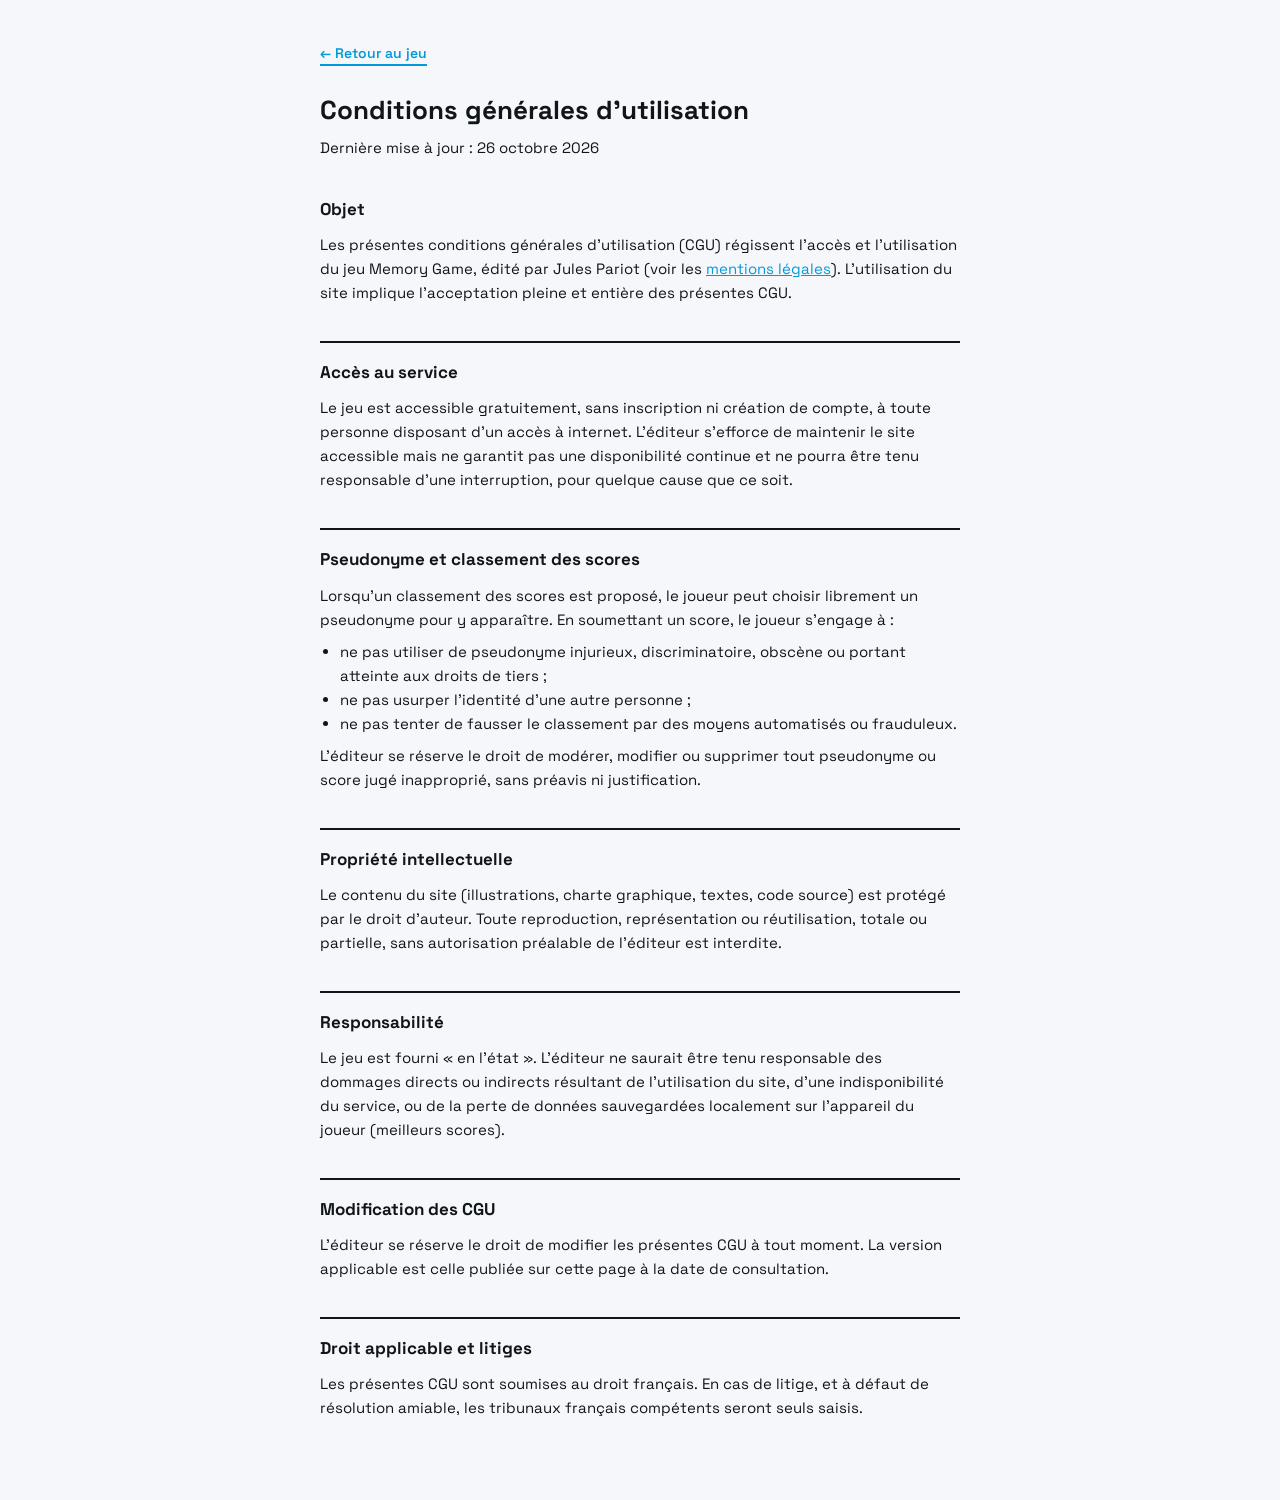
<file: legal/cgu.html>
<!DOCTYPE html>
<html lang="fr">
<head>
<meta charset="UTF-8">
<meta name="viewport" content="width=device-width, initial-scale=1.0">
<title>Conditions générales d'utilisation — Memory Game</title>
<link rel="preconnect" href="https://fonts.googleapis.com">
<link rel="preconnect" href="https://fonts.gstatic.com" crossorigin>
<link href="https://fonts.googleapis.com/css2?family=Space+Grotesk:wght@500;600;700&display=swap" rel="stylesheet">
<link rel="stylesheet" href="../styles.css">
<link rel="stylesheet" href="legal.css">
</head>
<body>
  <div class="legal">
    <a class="legal__back" href="../index.html">&larr; Retour au jeu</a>
    <h1>Conditions générales d'utilisation</h1>
    <p class="legal__updated">Dernière mise à jour : 26 octobre 2026</p>

    <h2>Objet</h2>
    <p>
      Les présentes conditions générales d'utilisation (CGU) régissent l'accès et l'utilisation du jeu Memory
      Game, édité par Jules Pariot (voir les <a href="mentions-legales.html">mentions légales</a>).
      L'utilisation du site implique l'acceptation pleine et entière des présentes CGU.
    </p>

    <h2>Accès au service</h2>
    <p>
      Le jeu est accessible gratuitement, sans inscription ni création de compte, à toute personne disposant d'un
      accès à internet. L'éditeur s'efforce de maintenir le site accessible mais ne garantit pas une disponibilité
      continue et ne pourra être tenu responsable d'une interruption, pour quelque cause que ce soit.
    </p>

    <h2>Pseudonyme et classement des scores</h2>
    <p>
      Lorsqu'un classement des scores est proposé, le joueur peut choisir librement un pseudonyme pour y
      apparaître. En soumettant un score, le joueur s'engage à :
    </p>
    <ul>
      <li>ne pas utiliser de pseudonyme injurieux, discriminatoire, obscène ou portant atteinte aux droits de tiers ;</li>
      <li>ne pas usurper l'identité d'une autre personne ;</li>
      <li>ne pas tenter de fausser le classement par des moyens automatisés ou frauduleux.</li>
    </ul>
    <p>
      L'éditeur se réserve le droit de modérer, modifier ou supprimer tout pseudonyme ou score jugé inapproprié,
      sans préavis ni justification.
    </p>

    <h2>Propriété intellectuelle</h2>
    <p>
      Le contenu du site (illustrations, charte graphique, textes, code source) est protégé par le droit
      d'auteur. Toute reproduction, représentation ou réutilisation, totale ou partielle, sans autorisation
      préalable de l'éditeur est interdite.
    </p>

    <h2>Responsabilité</h2>
    <p>
      Le jeu est fourni « en l'état ». L'éditeur ne saurait être tenu responsable des dommages directs ou
      indirects résultant de l'utilisation du site, d'une indisponibilité du service, ou de la perte de données
      sauvegardées localement sur l'appareil du joueur (meilleurs scores).
    </p>

    <h2>Modification des CGU</h2>
    <p>
      L'éditeur se réserve le droit de modifier les présentes CGU à tout moment. La version applicable est celle
      publiée sur cette page à la date de consultation.
    </p>

    <h2>Droit applicable et litiges</h2>
    <p>
      Les présentes CGU sont soumises au droit français. En cas de litige, et à défaut de résolution amiable, les
      tribunaux français compétents seront seuls saisis.
    </p>
  </div>
</body>
</html>
</file>
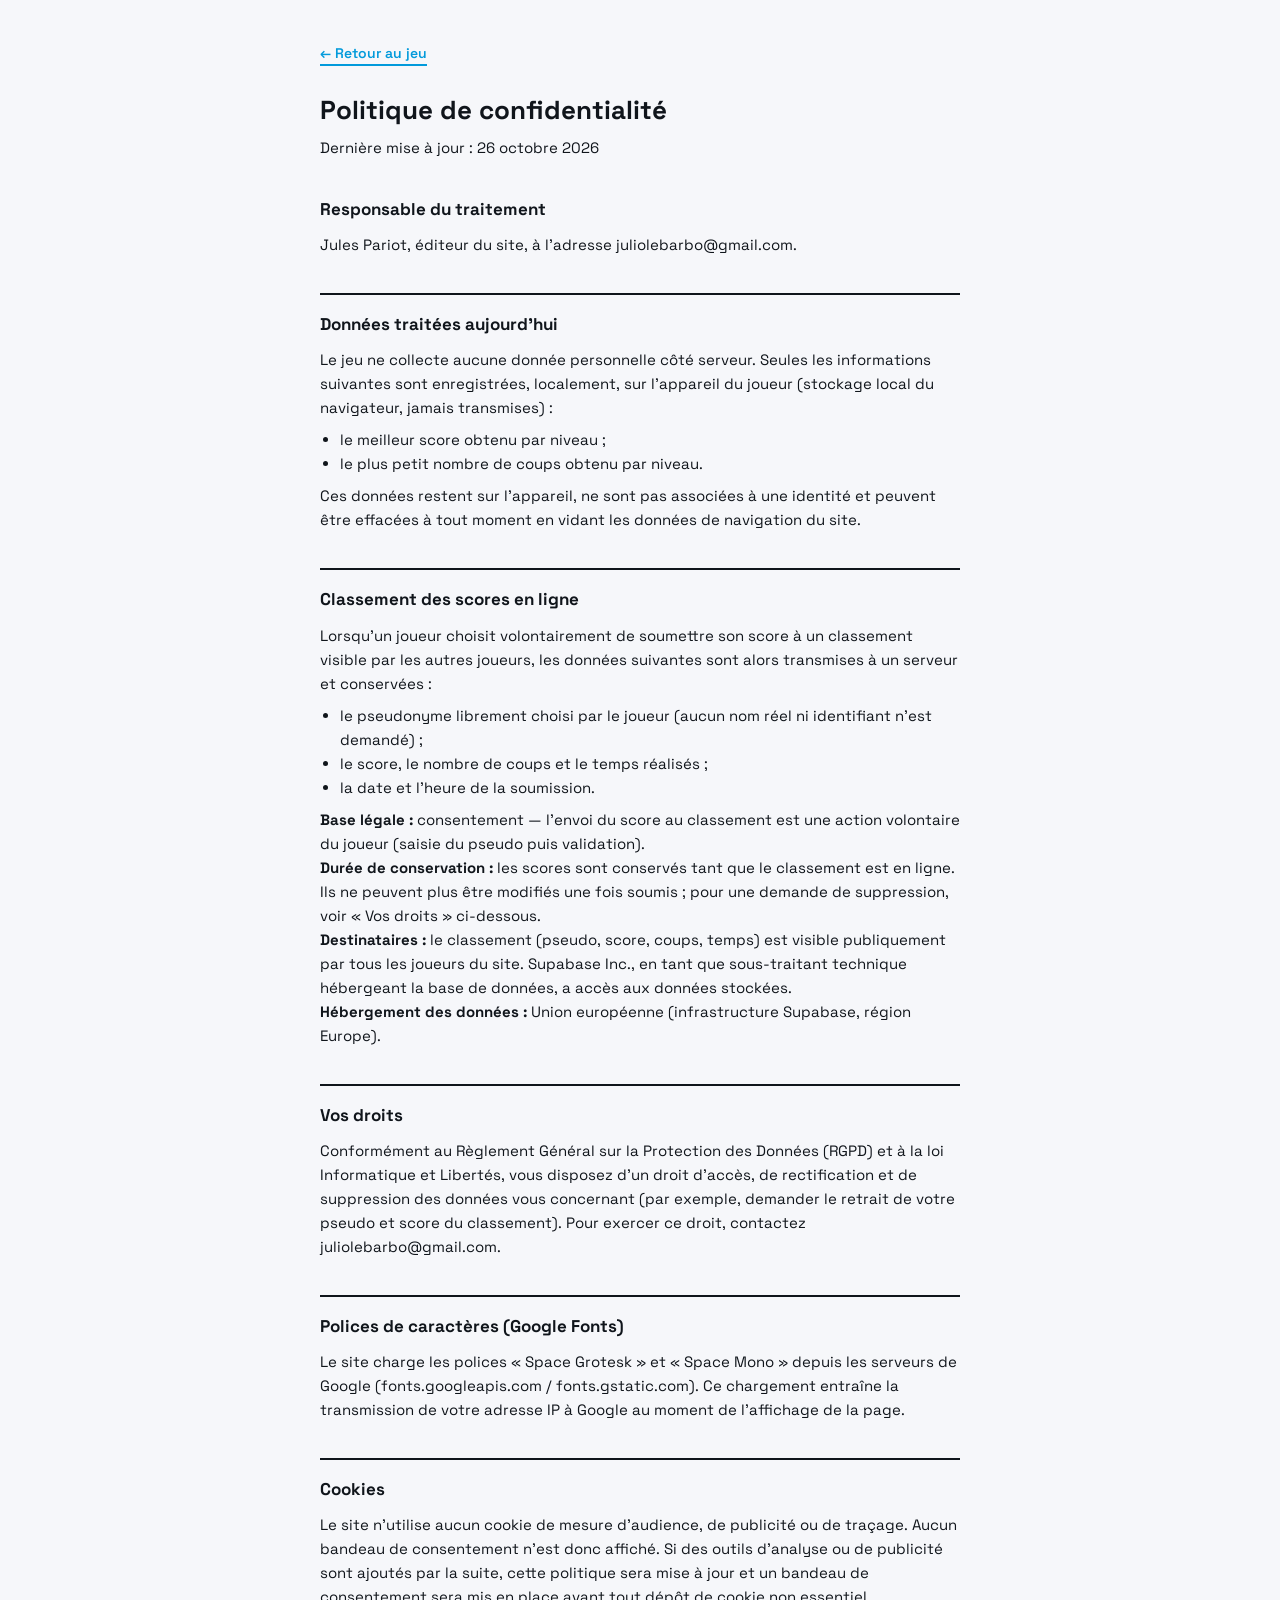
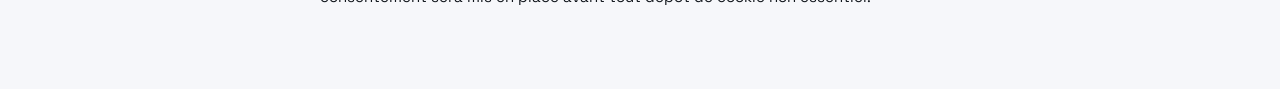
<file: legal/confidentialite.html>
<!DOCTYPE html>
<html lang="fr">
<head>
<meta charset="UTF-8">
<meta name="viewport" content="width=device-width, initial-scale=1.0">
<title>Politique de confidentialité — Memory Game</title>
<link rel="preconnect" href="https://fonts.googleapis.com">
<link rel="preconnect" href="https://fonts.gstatic.com" crossorigin>
<link href="https://fonts.googleapis.com/css2?family=Space+Grotesk:wght@500;600;700&display=swap" rel="stylesheet">
<link rel="stylesheet" href="../styles.css">
<link rel="stylesheet" href="legal.css">
</head>
<body>
  <div class="legal">
    <a class="legal__back" href="../index.html">&larr; Retour au jeu</a>
    <h1>Politique de confidentialité</h1>
    <p class="legal__updated">Dernière mise à jour : 26 octobre 2026</p>

    <h2>Responsable du traitement</h2>
    <p>Jules Pariot, éditeur du site, à l'adresse juliolebarbo@gmail.com.</p>

    <h2>Données traitées aujourd'hui</h2>
    <p>
      Le jeu ne collecte aucune donnée personnelle côté serveur. Seules les informations suivantes sont
      enregistrées, localement, sur l'appareil du joueur (stockage local du navigateur, jamais transmises) :
    </p>
    <ul>
      <li>le meilleur score obtenu par niveau ;</li>
      <li>le plus petit nombre de coups obtenu par niveau.</li>
    </ul>
    <p>Ces données restent sur l'appareil, ne sont pas associées à une identité et peuvent être effacées à tout moment en vidant les données de navigation du site.</p>

    <h2>Classement des scores en ligne</h2>
    <p>
      Lorsqu'un joueur choisit volontairement de soumettre son score à un classement visible par les autres
      joueurs, les données suivantes sont alors transmises à un serveur et conservées :
    </p>
    <ul>
      <li>le pseudonyme librement choisi par le joueur (aucun nom réel ni identifiant n'est demandé) ;</li>
      <li>le score, le nombre de coups et le temps réalisés ;</li>
      <li>la date et l'heure de la soumission.</li>
    </ul>
    <p><b>Base légale :</b> consentement — l'envoi du score au classement est une action volontaire du joueur (saisie du pseudo puis validation).</p>
    <p><b>Durée de conservation :</b> les scores sont conservés tant que le classement est en ligne. Ils ne peuvent plus être modifiés une fois soumis ; pour une demande de suppression, voir « Vos droits » ci-dessous.</p>
    <p><b>Destinataires :</b> le classement (pseudo, score, coups, temps) est visible publiquement par tous les joueurs du site. Supabase Inc., en tant que sous-traitant technique hébergeant la base de données, a accès aux données stockées.</p>
    <p><b>Hébergement des données :</b> Union européenne (infrastructure Supabase, région Europe).</p>

    <h2>Vos droits</h2>
    <p>
      Conformément au Règlement Général sur la Protection des Données (RGPD) et à la loi Informatique et
      Libertés, vous disposez d'un droit d'accès, de rectification et de suppression des données vous concernant
      (par exemple, demander le retrait de votre pseudo et score du classement). Pour exercer ce droit, contactez
      juliolebarbo@gmail.com.
    </p>

    <h2>Polices de caractères (Google Fonts)</h2>
    <p>
      Le site charge les polices « Space Grotesk » et « Space Mono » depuis les serveurs de Google
      (fonts.googleapis.com / fonts.gstatic.com). Ce chargement entraîne la transmission de votre adresse IP à
      Google au moment de l'affichage de la page.
    </p>

    <h2>Cookies</h2>
    <p>
      Le site n'utilise aucun cookie de mesure d'audience, de publicité ou de traçage. Aucun bandeau de
      consentement n'est donc affiché. Si des outils d'analyse ou de publicité sont ajoutés par la suite, cette
      politique sera mise à jour et un bandeau de consentement sera mis en place avant tout dépôt de cookie non
      essentiel.
    </p>
  </div>
</body>
</html>
</file>
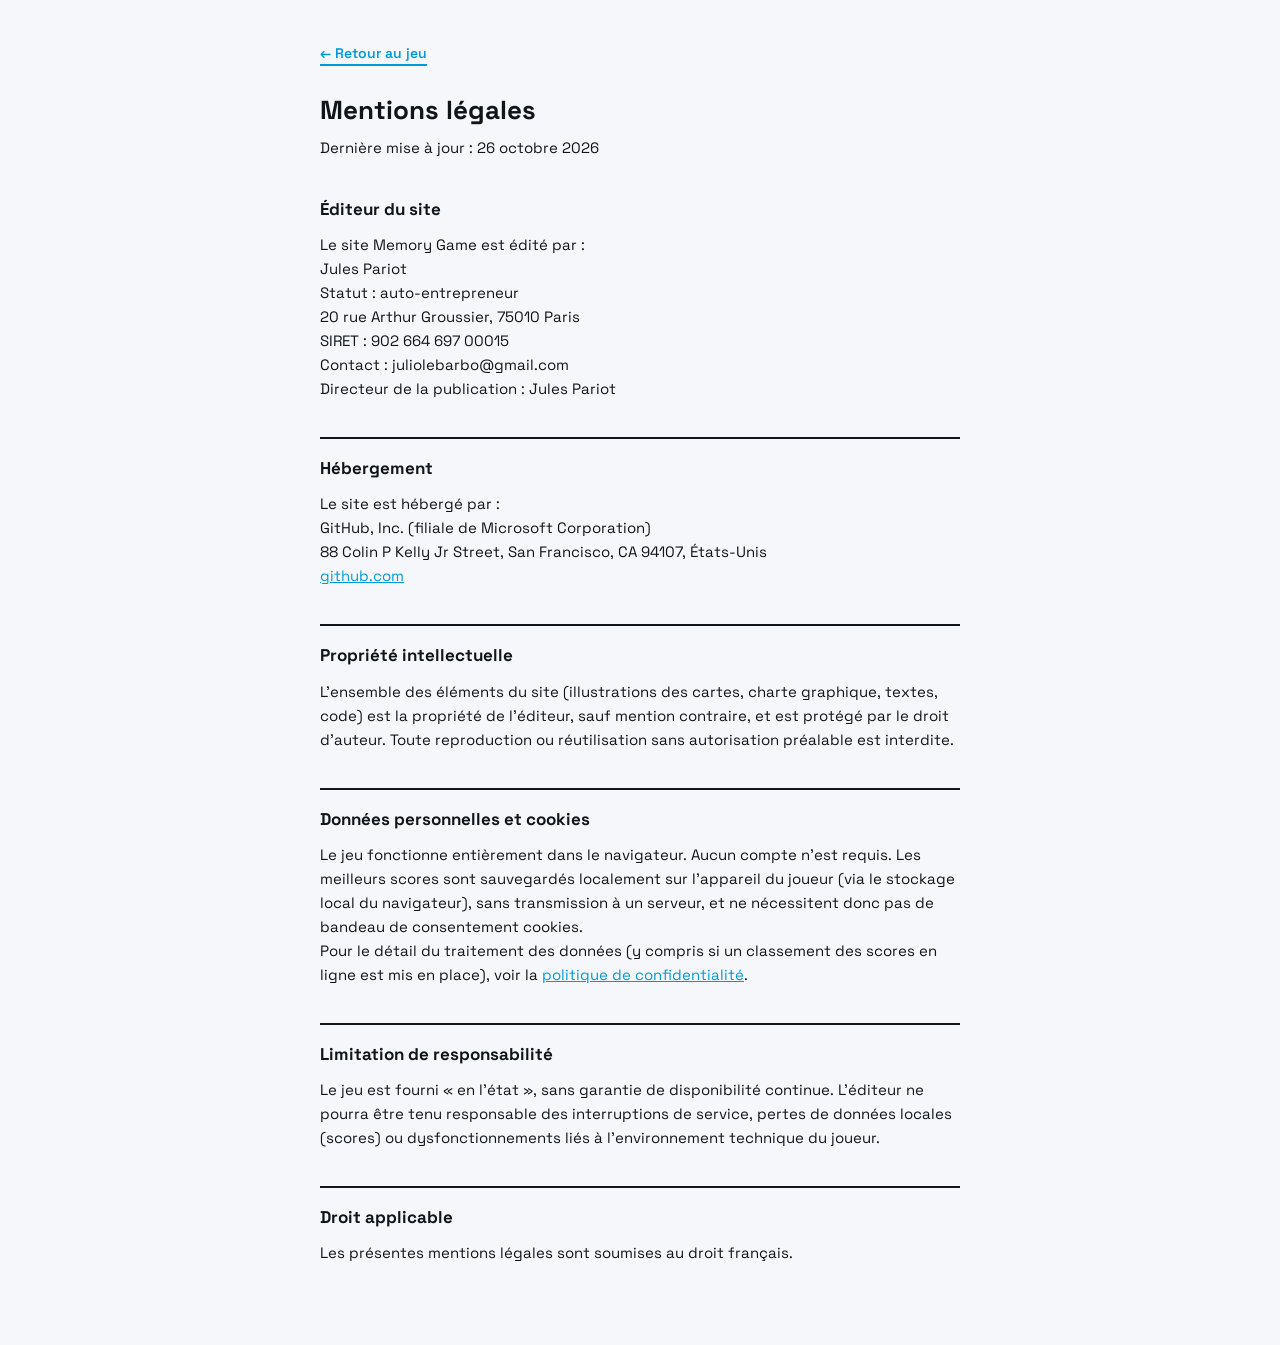
<file: legal/mentions-legales.html>
<!DOCTYPE html>
<html lang="fr">
<head>
<meta charset="UTF-8">
<meta name="viewport" content="width=device-width, initial-scale=1.0">
<title>Mentions légales — Memory Game</title>
<link rel="preconnect" href="https://fonts.googleapis.com">
<link rel="preconnect" href="https://fonts.gstatic.com" crossorigin>
<link href="https://fonts.googleapis.com/css2?family=Space+Grotesk:wght@500;600;700&display=swap" rel="stylesheet">
<link rel="stylesheet" href="../styles.css">
<link rel="stylesheet" href="legal.css">
</head>
<body>
  <div class="legal">
    <a class="legal__back" href="../index.html">&larr; Retour au jeu</a>
    <h1>Mentions légales</h1>
    <p class="legal__updated">Dernière mise à jour : 26 octobre 2026</p>

    <h2>Éditeur du site</h2>
    <p>
      Le site Memory Game est édité par :<br>
      Jules Pariot<br>
      Statut : auto-entrepreneur<br>
      20 rue Arthur Groussier, 75010 Paris<br>
      SIRET : 902 664 697 00015<br>
      Contact : juliolebarbo@gmail.com
    </p>
    <p>
      Directeur de la publication : Jules Pariot
    </p>

    <h2>Hébergement</h2>
    <p>
      Le site est hébergé par :<br>
      GitHub, Inc. (filiale de Microsoft Corporation)<br>
      88 Colin P Kelly Jr Street, San Francisco, CA 94107, États-Unis<br>
      <a href="https://github.com">github.com</a>
    </p>

    <h2>Propriété intellectuelle</h2>
    <p>
      L'ensemble des éléments du site (illustrations des cartes, charte graphique, textes, code) est la propriété
      de l'éditeur, sauf mention contraire, et est protégé par le droit d'auteur. Toute reproduction ou
      réutilisation sans autorisation préalable est interdite.
    </p>

    <h2>Données personnelles et cookies</h2>
    <p>
      Le jeu fonctionne entièrement dans le navigateur. Aucun compte n'est requis. Les meilleurs scores sont
      sauvegardés localement sur l'appareil du joueur (via le stockage local du navigateur), sans transmission à
      un serveur, et ne nécessitent donc pas de bandeau de consentement cookies.
    </p>
    <p>
      Pour le détail du traitement des données (y compris si un classement des scores en ligne est mis en place),
      voir la <a href="confidentialite.html">politique de confidentialité</a>.
    </p>

    <h2>Limitation de responsabilité</h2>
    <p>
      Le jeu est fourni « en l'état », sans garantie de disponibilité continue. L'éditeur ne pourra être tenu
      responsable des interruptions de service, pertes de données locales (scores) ou dysfonctionnements liés à
      l'environnement technique du joueur.
    </p>

    <h2>Droit applicable</h2>
    <p>Les présentes mentions légales sont soumises au droit français.</p>
  </div>
</body>
</html>
</file>
<file: styles.css>
:root {
  --bg: #F6F7FA;
  --text: #10151B;
  --muted: #5B6472;
  --border: #10151B;
  --white: #FFFFFF;

  --card-back: #0E4793;
  --card-back-border: #09306A;
  --ring-matched: #035A2C;
  --ring-active: #029ADB;
  --ring-wrong: #D64545;

  --pink: #F06DC1;
  --yellow: #FEC400;
  --grey-badge: #E2E5EA;

  --level-1: #029ADB;
  --level-2: #019A46;
  --level-3: #0E4793;
}

* { margin: 0; padding: 0; box-sizing: border-box; }

[hidden] { display: none !important; }

html, body { height: 100%; }

body {
  background: var(--bg);
  color: var(--text);
  font-family: 'Space Grotesk', system-ui, -apple-system, 'Segoe UI', sans-serif;
  height: 100vh;
  height: 100dvh;
  display: flex;
  flex-direction: column;
  overflow: hidden;
}

.mono { font-family: 'Space Mono', 'Courier New', monospace; }

/* ---------- Header ---------- */

.header {
  flex-shrink: 0;
  display: flex;
  align-items: flex-end;
  justify-content: space-between;
  gap: 20px;
  padding: 14px 32px;
  background: var(--white);
  border-bottom: 2px solid var(--border);
  flex-wrap: wrap;
}

.header__brand {
  align-self: flex-end;
  margin-bottom: 8px;
}

.header__title {
  font-size: 22px;
  font-weight: 700;
  letter-spacing: 0.01em;
  text-transform: uppercase;
}

.header__subtitle {
  font-size: 12px;
  font-weight: 600;
  color: var(--muted);
}

.levels {
  display: flex;
  gap: 10px;
  flex-wrap: wrap;
}

.level-btn {
  min-height: 44px;
  box-sizing: border-box;
  padding: 10px 16px;
  border-radius: 4px;
  font-size: 14px;
  font-weight: 600;
  font-family: inherit;
  cursor: pointer;
  background: var(--white);
  color: var(--text);
  border: 2px solid var(--level-color, var(--text));
  transition: transform .12s ease, background .15s ease, color .15s ease;
}

.level-btn:hover:not(:disabled) { transform: translateY(-1px); }

.level-btn[aria-pressed="true"] {
  background: var(--level-color);
  color: var(--level-text-on-active, var(--text));
  font-weight: 700;
}

.level-btn:disabled {
  cursor: not-allowed;
  opacity: .5;
  filter: grayscale(.6);
}

.level-btn__short { display: none; }

.level-btn__tag {
  display: inline-block;
  margin-left: 6px;
  font-size: 10px;
  font-weight: 700;
  text-transform: uppercase;
  letter-spacing: .04em;
  padding: 2px 6px;
  border-radius: 999px;
  background: rgba(16,21,27,.08);
}

.header__stats {
  display: flex;
  align-items: flex-end;
  gap: 20px;
  flex-wrap: wrap;
}

.stat {
  display: flex;
  flex-direction: column;
  align-items: flex-start;
  gap: 4px;
}

.stat__label {
  font-size: 12px;
  font-weight: 600;
  color: var(--muted);
  text-transform: uppercase;
  letter-spacing: .06em;
}

.stat__badge {
  padding: 6px 14px;
  border-radius: 999px;
  font-weight: 700;
  font-size: 16px;
  color: var(--text);
  white-space: nowrap;
}

.stat__badge--time { background: var(--pink); }
.stat__badge--score { background: var(--yellow); }
.stat__badge--moves { background: var(--grey-badge); }

.stars { letter-spacing: 1px; }
.stars .filled { color: var(--text); }
.stars .empty { color: rgba(16,21,27,.35); }

.btn {
  min-height: 44px;
  padding: 10px 20px;
  border-radius: 4px;
  font-size: 14px;
  font-weight: 700;
  font-family: inherit;
  cursor: pointer;
  border: 2px solid transparent;
  transition: filter .15s ease, transform .12s ease;
}

.btn:hover { filter: brightness(1.08); transform: translateY(-1px); }

.btn__icon { display: none; }

.btn--primary {
  background: var(--level-3);
  color: var(--white);
  border-color: var(--level-3);
}

.btn--ghost {
  background: var(--white);
  color: var(--text);
  border-color: var(--text);
}

.header__actions {
  display: flex;
  align-items: flex-end;
  gap: 10px;
}

.btn__text-short { display: none; }

/* ---------- Main / board ---------- */

.main {
  flex: 1;
  min-height: 0;
  display: flex;
  flex-direction: column;
  align-items: center;
  justify-content: center;
  padding: 10px 20px;
  gap: 10px;
  overflow: auto;
}

.main__info {
  flex-shrink: 0;
  color: var(--muted);
  font-size: 14px;
  text-align: center;
}

.board {
  flex-shrink: 0;
  display: flex;
  flex-wrap: wrap;
  justify-content: center;
  gap: 10px;
  margin: 0 auto;
}

.empty-state {
  width: 100%;
  max-width: 480px;
  text-align: center;
  padding: 48px 24px;
  color: var(--muted);
  display: flex;
  flex-direction: column;
  gap: 8px;
}

.empty-state p:first-child { font-size: 18px; color: var(--text); font-weight: 600; }

.empty-state code {
  font-family: 'Space Mono', monospace;
  background: rgba(16,21,27,.06);
  padding: 2px 6px;
  border-radius: 4px;
}

/* ---------- Footer ---------- */

.footer {
  flex-shrink: 0;
  display: flex;
  justify-content: center;
  gap: 18px;
  padding: 6px 20px;
  font-size: 12px;
}

.footer a {
  color: var(--muted);
  text-decoration: none;
}

.footer a:hover { text-decoration: underline; }

/* ---------- Card ---------- */

.card {
  position: relative;
  width: var(--card-size);
  height: var(--card-size);
  flex-shrink: 0;
  cursor: pointer;
  perspective: 800px;
}

.card.is-matched,
.card.is-disabled { cursor: default; }

.card:focus-visible {
  outline: 3px solid var(--ring-active);
  outline-offset: 2px;
  border-radius: 10px;
}

.card-inner {
  position: relative;
  width: 100%;
  height: 100%;
  transform-style: preserve-3d;
  transition: transform .45s cubic-bezier(.3,.1,.3,1);
  border-radius: 10px;
}

.card.is-flipped .card-inner,
.card.is-matched .card-inner {
  transform: rotateY(180deg);
}

.card.is-wrong .card-inner {
  animation: shake .4s ease;
}

/* Retournement accéléré : l'utilisateur a enchaîné sur une autre carte
   pendant qu'une paire fautive était encore affichée. */
.card.is-quick-hide .card-inner {
  transition-duration: .15s;
}

.face {
  position: absolute;
  inset: 0;
  width: 100%;
  height: 100%;
  border-radius: 10px;
  overflow: hidden;
  backface-visibility: hidden;
  -webkit-backface-visibility: hidden;
}

/* Face cachée */
.face--back {
  background: var(--card-back);
  border: 1px solid var(--card-back-border);
}

.face--back__img {
  display: block;
  width: 100%;
  height: 100%;
  object-fit: cover;
  object-position: center;
}

/* Face visible */
.face--front {
  background: var(--white);
  transform: rotateY(180deg);
  transition: box-shadow .2s ease;
}

.face--front img {
  display: block;
  width: 100%;
  height: 100%;
  object-fit: cover;
  object-position: center;
}

.card.is-active .face--front {
  box-shadow: inset 0 0 0 3px var(--ring-active);
}

.card.is-matched .face--front {
  box-shadow: inset 0 0 0 3px var(--ring-matched);
}

.card.is-wrong .face--front {
  box-shadow: inset 0 0 0 3px var(--ring-wrong);
}

@keyframes shake {
  0%, 100% { transform: rotateY(180deg) translateX(0); }
  25% { transform: rotateY(180deg) translateX(-4px); }
  75% { transform: rotateY(180deg) translateX(4px); }
}

/* ---------- Modal ---------- */

.modal {
  position: fixed;
  inset: 0;
  background: rgba(16,21,27,.55);
  display: flex;
  align-items: center;
  justify-content: center;
  padding: 20px;
  z-index: 100;
}

.modal__card {
  background: var(--white);
  border-radius: 12px;
  border: 2px solid var(--border);
  padding: 32px;
  max-width: 360px;
  width: 100%;
  max-height: calc(100vh - 40px);
  overflow-y: auto;
  text-align: center;
  display: flex;
  flex-direction: column;
  align-items: center;
  gap: 14px;
}

.modal__emoji { font-size: 40px; }
.modal__title { font-size: 20px; font-weight: 700; }

.modal__card--leaderboard { position: relative; }

.modal__close {
  position: absolute;
  top: 10px;
  right: 10px;
  width: 32px;
  height: 32px;
  min-height: 0;
  padding: 0;
  border: none;
  background: transparent;
  color: var(--muted);
  font-size: 22px;
  line-height: 1;
  cursor: pointer;
  border-radius: 4px;
  display: flex;
  align-items: center;
  justify-content: center;
}

.modal__close:hover { background: rgba(16,21,27,.08); color: var(--text); }

/* Tabs niveau internes à la modale "Classement" : toujours sur une seule
   ligne (comme dans le header), quelle que soit la taille d'écran, puisque
   la carte de modale a une largeur fixe (max-width: 360px). */
.leaderboard-levels {
  width: 100%;
  flex-wrap: nowrap;
  gap: 8px;
}

.leaderboard-levels .level-btn {
  flex: 1 1 0;
  min-width: 0;
  padding: 8px 6px;
  font-size: 13px;
  white-space: nowrap;
  overflow: hidden;
  text-overflow: ellipsis;
}

.modal__stats {
  display: flex;
  gap: 24px;
  margin: 8px 0;
}

.modal__stat {
  display: flex;
  flex-direction: column;
  align-items: center;
  gap: 4px;
}

.modal__record {
  font-size: 13px;
}

.modal__record-new {
  color: var(--ring-matched);
  font-weight: 700;
}

.modal__record-hint {
  color: var(--muted);
}

/* ---------- Classement (Top 10) ---------- */

.board-section {
  width: 100%;
  border-top: 2px solid var(--border);
  padding-top: 14px;
  margin-top: 2px;
}

.board-heading {
  display: flex;
  align-items: baseline;
  justify-content: space-between;
  margin-bottom: 10px;
  text-align: left;
}

.board-heading h3 {
  font-size: 14px;
  font-weight: 700;
}

.board-heading span {
  font-size: 11px;
  color: var(--muted);
  font-weight: 600;
}

.board-list {
  display: flex;
  flex-direction: column;
  gap: 4px;
  width: 100%;
}

.board-list .row {
  display: grid;
  grid-template-columns: 26px 1fr auto;
  align-items: center;
  gap: 10px;
  padding: 6px 8px;
  border-radius: 8px;
}

.board-list .rank {
  width: 22px;
  height: 22px;
  border-radius: 50%;
  display: flex;
  align-items: center;
  justify-content: center;
  font-size: 11px;
  font-weight: 700;
  background: var(--grey-badge);
  color: var(--text);
}

.board-list .row:nth-child(1) .rank { background: var(--level-3); color: var(--white); }
.board-list .row:nth-child(2) .rank,
.board-list .row:nth-child(3) .rank { background: var(--level-1); color: var(--white); }

.board-list .name {
  text-align: left;
  font-weight: 600;
  font-size: 14px;
}

.board-list .score {
  font-size: 14px;
  font-weight: 700;
}

.board-list .row.you { background: rgba(2,154,219,.08); }
.board-list .row.you .rank { background: var(--level-1); color: var(--white); }

.you-form {
  display: flex;
  align-items: center;
  gap: 6px;
}

.you-form input {
  border: 2px solid var(--border);
  border-radius: 999px;
  padding: 4px 10px;
  font-family: 'Space Grotesk', sans-serif;
  font-weight: 600;
  font-size: 13px;
  width: 100%;
  min-width: 0;
  outline: none;
  color: var(--text);
}

.you-form input:focus { border-color: var(--level-1); }

.you-form button {
  min-height: 30px;
  padding: 0 12px;
  border-radius: 999px;
  border: 2px solid var(--level-1);
  background: var(--level-1);
  color: var(--white);
  font-weight: 700;
  font-size: 12px;
  cursor: pointer;
  font-family: inherit;
  flex-shrink: 0;
}

.you-form button:hover { filter: brightness(1.08); }
.you-form button:disabled { opacity: .6; cursor: default; }

.board-status {
  font-size: 12px;
  color: var(--muted);
  margin-top: 8px;
}

/* Saisie du pseudo pour un score hors top 10 : réutilise le style de
   .you-form (même input/bouton pill) mais affiché à part, sous le top 10 et
   son statut, pas inséré comme une fausse ligne dans la liste. */
.outside-entry {
  margin-top: 10px;
  padding-top: 10px;
  border-top: 1px dashed rgba(16,21,27,.15);
  text-align: left;
}

.outside-entry__hint {
  font-size: 12px;
  color: var(--muted);
  margin-bottom: 6px;
}

.outside-entry__rank {
  font-size: 13px;
  font-weight: 700;
  color: var(--ring-matched);
}

.modal__actions {
  display: flex;
  gap: 10px;
  margin-top: 8px;
}

/* ---------- Responsive ---------- */

@media (max-width: 680px) {
  .header {
    padding: 10px 14px;
    gap: 8px;
  }

  .header__title { font-size: 15px; }
  .header__subtitle { font-size: 10px; }

  .header__brand { order: 1; }

  .header > .header__actions { order: 2; gap: 8px; }

  /* Scopé au header : la modale "Classement" réutilise .levels pour ses
     tabs internes et ne doit pas hériter de cet ordre (sinon les tabs se
     retrouvent envoyés en bas de la modale, après le top 10 et "Fermer"). */
  .header .levels {
    order: 3;
    width: 100%;
    flex-wrap: nowrap;
    gap: 8px;
  }

  .level-btn {
    flex: 1 1 0;
    min-width: 0;
    min-height: 36px;
    padding: 8px 6px;
    font-size: 13px;
    white-space: nowrap;
    overflow: hidden;
    text-overflow: ellipsis;
  }

  /* Sur mobile, les 3 onglets doivent tenir sur une ligne sans scroll :
     on bascule sur un libellé court (ex. "Moyen" au lieu de "Niveau 2 · Moyen"). */
  .level-btn__full { display: none; }
  .level-btn__short { display: inline; }
  .level-btn__tag { display: none; }

  /* Les pastilles Temps/Coups/Score se suffisent à elles-mêmes (format
     mm:ss, nombre, étoiles) : le libellé au-dessus reste accessible aux
     lecteurs d'écran mais n'occupe plus de place à l'écran. */
  .header__stats {
    order: 4;
    width: 100%;
    justify-content: center;
    gap: 10px;
    align-items: center;
  }

  .stat {
    flex-direction: row;
    align-items: center;
  }

  .stat__label {
    position: absolute;
    width: 1px;
    height: 1px;
    padding: 0;
    margin: -1px;
    overflow: hidden;
    clip: rect(0, 0, 0, 0);
    white-space: nowrap;
    border: 0;
  }

  .stat__badge {
    padding: 4px 9px;
    font-size: 13px;
  }

  /* Le bouton "Nouvelle partie" devient une icône seule pour gagner de la
     place ; le libellé reste disponible pour les lecteurs d'écran via
     aria-label sur le bouton. */
  .btn { margin-top: 0; }

  .btn--primary {
    min-height: 36px;
    min-width: 36px;
    padding: 8px;
    display: flex;
    align-items: center;
    justify-content: center;
  }

  .btn--primary .btn__icon {
    display: inline-block;
    font-size: 17px;
    line-height: 1;
  }

  .btn--primary .btn__label { display: none; }

  /* Le bouton "Classement" garde du texte (pas d'icône dédiée : pas d'emoji
     dans l'UI) mais passe sur un libellé court pour tenir à côté du bouton
     "Nouvelle partie" devenu icône seule. */
  .btn--ghost {
    min-height: 36px;
    padding: 8px 10px;
    font-size: 13px;
  }

  .btn__text-full { display: none; }
  .btn__text-short { display: inline; }

  .main { padding: 8px 10px; }

  .board { gap: 8px; }
}

@media (max-width: 420px) {
  .board { gap: 6px; }
  .header__title { font-size: 14px; }
}
</file>
<file: legal/legal.css>
/* Styles partagés des pages légales — réutilise la charte de styles.css */
/* styles.css impose au body height:100vh + overflow:hidden (pensé pour le plateau
   de jeu sans scroll) : on l'annule ici pour retrouver un scroll de page normal,
   nécessaire vu la longueur du contenu légal. */
body {
  background: var(--bg);
  color: var(--text);
  font-family: 'Space Grotesk', system-ui, -apple-system, 'Segoe UI', sans-serif;
  line-height: 1.6;
  height: auto;
  min-height: 100vh;
  display: block;
  overflow: visible;
}

.legal {
  max-width: 680px;
  margin: 0 auto;
  padding: 40px 20px 80px;
}

.legal__back {
  display: inline-block;
  margin-bottom: 24px;
  font-size: 14px;
  font-weight: 600;
  color: var(--text);
  text-decoration: none;
  border-bottom: 2px solid var(--level-1);
}

.legal h1 {
  font-size: 26px;
  margin-bottom: 4px;
}

.legal__updated {
  font-size: 13px;
  color: var(--muted);
  margin-bottom: 32px;
}

.legal h2 {
  font-size: 17px;
  margin-top: 36px;
  margin-bottom: 10px;
  padding-top: 16px;
  border-top: 2px solid var(--border);
}

.legal h2:first-of-type { border-top: none; padding-top: 0; }

.legal p, .legal li {
  font-size: 15px;
  color: var(--text);
}

.legal ul {
  margin: 8px 0 8px 20px;
}

.legal .todo {
  background: rgba(214, 69, 69, .1);
  border: 1px dashed var(--ring-wrong);
  border-radius: 8px;
  padding: 10px 14px;
  font-size: 13px;
  color: var(--text);
  margin: 10px 0;
}

.legal .todo b { color: var(--ring-wrong); }

.legal a { color: var(--level-1); }
</file>
